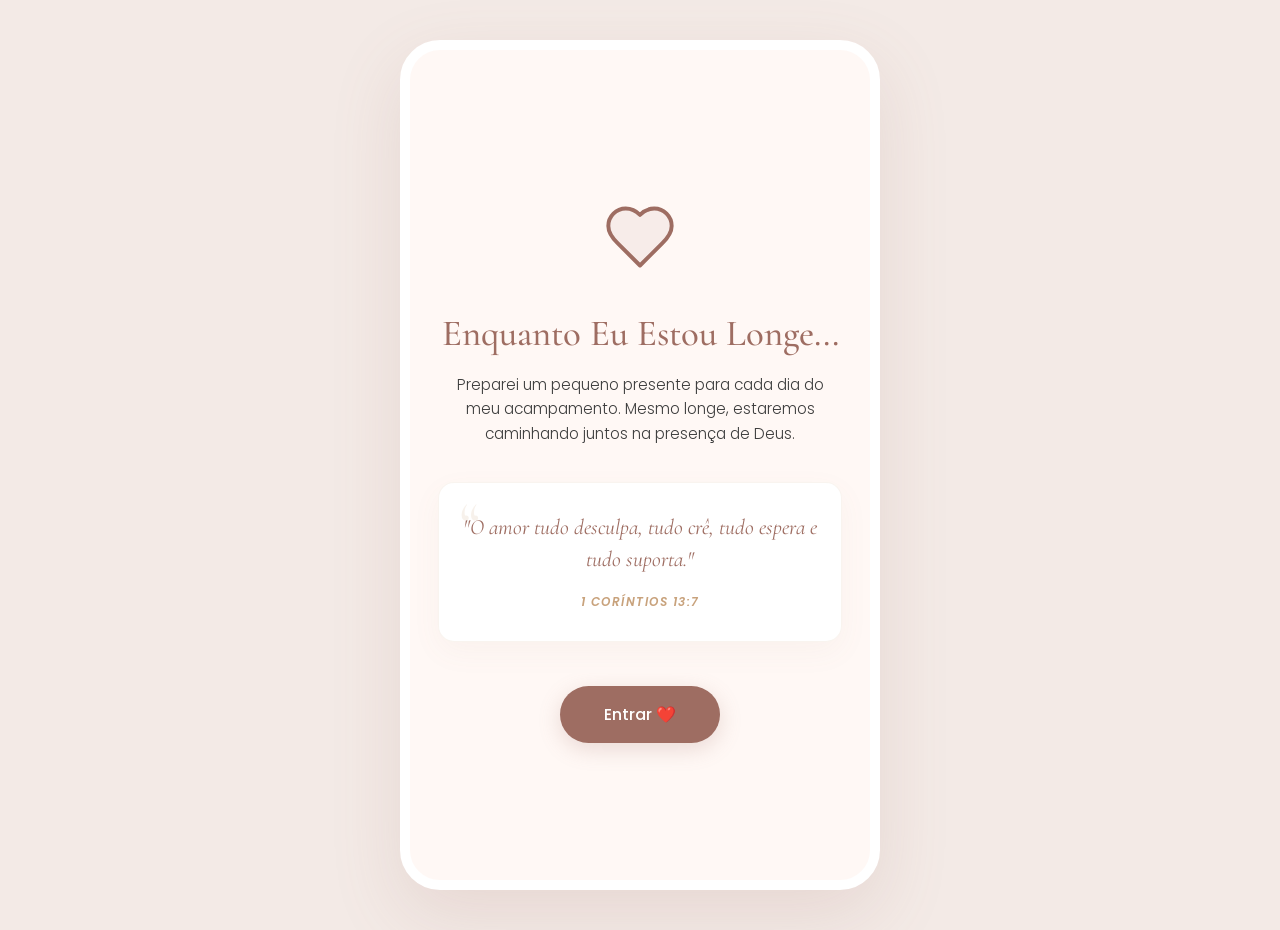
<file: index.html>
<!DOCTYPE html>
<html lang="pt-BR">
<head>
  <meta charset="UTF-8">
  <meta name="viewport" content="width=device-width, initial-scale=1.0">
  <title>Quatro Dias — Um Presente do Meu Coração</title>
  <meta name="description" content="Um presente especial preparado com amor para acompanhar você a cada dia na presença de Deus.">
  
  <!-- Preconnect to Google Fonts -->
  <link rel="preconnect" href="https://fonts.googleapis.com">
  <link rel="preconnect" href="https://fonts.gstatic.com" crossorigin>
  
  <!-- Global Stylesheet -->
  <link rel="stylesheet" href="style.css">
</head>
<body>

  <main class="app-container">
    
    <!-- TELA 1: INTRODUÇÃO -->
    <section id="screen-intro" class="screen active">
      <div class="heart-container">
        <!-- SVG Heart pulsing -->
        <svg xmlns="http://www.w3.org/2000/svg" viewBox="0 0 24 24" fill="none" stroke="currentColor" stroke-width="1.25" stroke-linecap="round" stroke-linejoin="round" class="heart-svg">
          <path d="M19 14c1.49-1.46 3-3.21 3-5.5A5.5 5.5 0 0 0 16.5 3c-1.76 0-3 .5-4.5 2-1.5-1.5-2.74-2-4.5-2A5.5 5.5 0 0 0 2 8.5c0 2.3 1.5 4.05 3 5.5l7 7Z"/>
        </svg>
      </div>

      <h1 class="intro-title">Enquanto Eu Estou Longe...</h1>
      
      <p class="intro-subtitle">
        Preparei um pequeno presente para cada dia do meu acampamento. 
        Mesmo longe, estaremos caminhando juntos na presença de Deus.
      </p>

      <div class="verse-card">
        <blockquote class="verse-text">
          "O amor tudo desculpa, tudo crê, tudo espera e tudo suporta."
        </blockquote>
        <cite class="verse-reference">1 Coríntios 13:7</cite>
      </div>

      <button id="btn-enter" class="btn-enter" aria-label="Entrar e ver os presentes">
        Entrar ❤️
      </button>
    </section>

    <!-- TELA 2: LISTAGEM DE CARTÕES (DIAS) -->
    <section id="screen-days" class="screen">
      <header class="days-header">
        <h2>Seus Presentes</h2>
        <p>Um carinho diário esperando por você durante a minha viagem.</p>
        
        <!-- Painel de Contagem Regressiva -->
        <div id="countdown-container" class="countdown-container" style="display: none;">
          <span class="countdown-label">Próximo presente em:</span>
          <span id="countdown-timer" class="countdown-timer">Carregando...</span>
        </div>
      </header>

      <div class="days-grid">
        
        <!-- CARD DIA 1 -->
        <a href="javascript:void(0)" class="day-card locked" id="card-day-1">
          <div class="card-header">
            <span class="card-day">DIA 1</span>
            <span class="card-date">09 de Julho</span>
          </div>
          <div class="card-body">
            <h3 class="card-theme text-locked">Confiança</h3>
            <p class="card-desc text-locked">Uma palavra sobre descansar nosso coração na certeza do cuidado de Deus.</p>
          </div>
          <div class="card-footer">
            <span class="card-btn">🔒 Disponível em breve</span>
            <div class="card-icon-wrapper">
              <svg class="icon-heart" xmlns="http://www.w3.org/2000/svg" viewBox="0 0 24 24" fill="none" stroke="currentColor" stroke-width="1.5" stroke-linecap="round" stroke-linejoin="round">
                <path d="M19 14c1.49-1.46 3-3.21 3-5.5A5.5 5.5 0 0 0 16.5 3c-1.76 0-3 .5-4.5 2-1.5-1.5-2.74-2-4.5-2A5.5 5.5 0 0 0 2 8.5c0 2.3 1.5 4.05 3 5.5l7 7Z"/>
              </svg>
              <svg class="icon-lock" xmlns="http://www.w3.org/2000/svg" viewBox="0 0 24 24" fill="none" stroke="currentColor" stroke-width="1.5" stroke-linecap="round" stroke-linejoin="round">
                <rect x="3" y="11" width="18" height="11" rx="2" ry="2" />
                <path d="M7 11V7a5 5 0 0 1 10 0v4" />
              </svg>
            </div>
          </div>
        </a>

        <!-- CARD DIA 2 -->
        <a href="javascript:void(0)" class="day-card locked" id="card-day-2">
          <div class="card-header">
            <span class="card-day">DIA 2</span>
            <span class="card-date">10 de Julho</span>
          </div>
          <div class="card-body">
            <h3 class="card-theme text-locked">Gratidão</h3>
            <p class="card-desc text-locked">Reconhecer a beleza da sua vida e da nossa caminhada juntos.</p>
          </div>
          <div class="card-footer">
            <span class="card-btn">🔒 Disponível em breve</span>
            <div class="card-icon-wrapper">
              <svg class="icon-heart" xmlns="http://www.w3.org/2000/svg" viewBox="0 0 24 24" fill="none" stroke="currentColor" stroke-width="1.5" stroke-linecap="round" stroke-linejoin="round">
                <path d="M19 14c1.49-1.46 3-3.21 3-5.5A5.5 5.5 0 0 0 16.5 3c-1.76 0-3 .5-4.5 2-1.5-1.5-2.74-2-4.5-2A5.5 5.5 0 0 0 2 8.5c0 2.3 1.5 4.05 3 5.5l7 7Z"/>
              </svg>
              <svg class="icon-lock" xmlns="http://www.w3.org/2000/svg" viewBox="0 0 24 24" fill="none" stroke="currentColor" stroke-width="1.5" stroke-linecap="round" stroke-linejoin="round">
                <rect x="3" y="11" width="18" height="11" rx="2" ry="2" />
                <path d="M7 11V7a5 5 0 0 1 10 0v4" />
              </svg>
            </div>
          </div>
        </a>

        <!-- CARD DIA 3 -->
        <a href="javascript:void(0)" class="day-card locked" id="card-day-3">
          <div class="card-header">
            <span class="card-day">DIA 3</span>
            <span class="card-date">11 de Julho</span>
          </div>
          <div class="card-body">
            <h3 class="card-theme text-locked">Entrega</h3>
            <p class="card-desc text-locked">Entregar com amor cada passo do nosso futuro nas mãos do Pai.</p>
          </div>
          <div class="card-footer">
            <span class="card-btn">🔒 Disponível em breve</span>
            <div class="card-icon-wrapper">
              <svg class="icon-heart" xmlns="http://www.w3.org/2000/svg" viewBox="0 0 24 24" fill="none" stroke="currentColor" stroke-width="1.5" stroke-linecap="round" stroke-linejoin="round">
                <path d="M19 14c1.49-1.46 3-3.21 3-5.5A5.5 5.5 0 0 0 16.5 3c-1.76 0-3 .5-4.5 2-1.5-1.5-2.74-2-4.5-2A5.5 5.5 0 0 0 2 8.5c0 2.3 1.5 4.05 3 5.5l7 7Z"/>
              </svg>
              <svg class="icon-lock" xmlns="http://www.w3.org/2000/svg" viewBox="0 0 24 24" fill="none" stroke="currentColor" stroke-width="1.5" stroke-linecap="round" stroke-linejoin="round">
                <rect x="3" y="11" width="18" height="11" rx="2" ry="2" />
                <path d="M7 11V7a5 5 0 0 1 10 0v4" />
              </svg>
            </div>
          </div>
        </a>

        <!-- CARD DIA 4 -->
        <a href="javascript:void(0)" class="day-card locked" id="card-day-4">
          <div class="card-header">
            <span class="card-day">DIA 4</span>
            <span class="card-date">12 de Julho</span>
          </div>
          <div class="card-body">
            <h3 class="card-theme text-locked">Esperança</h3>
            <p class="card-desc text-locked">A expectativa bonita de nos reencontrarmos fortalecidos pela fé.</p>
          </div>
          <div class="card-footer">
            <span class="card-btn">🔒 Disponível em breve</span>
            <div class="card-icon-wrapper">
              <svg class="icon-heart" xmlns="http://www.w3.org/2000/svg" viewBox="0 0 24 24" fill="none" stroke="currentColor" stroke-width="1.5" stroke-linecap="round" stroke-linejoin="round">
                <path d="M19 14c1.49-1.46 3-3.21 3-5.5A5.5 5.5 0 0 0 16.5 3c-1.76 0-3 .5-4.5 2-1.5-1.5-2.74-2-4.5-2A5.5 5.5 0 0 0 2 8.5c0 2.3 1.5 4.05 3 5.5l7 7Z"/>
              </svg>
              <svg class="icon-lock" xmlns="http://www.w3.org/2000/svg" viewBox="0 0 24 24" fill="none" stroke="currentColor" stroke-width="1.5" stroke-linecap="round" stroke-linejoin="round">
                <rect x="3" y="11" width="18" height="11" rx="2" ry="2" />
                <path d="M7 11V7a5 5 0 0 1 10 0v4" />
              </svg>
            </div>
          </div>
        </a>

      </div>
    </section>

  </main>

  <!-- Interactive JavaScript logic -->
  <script src="script.js"></script>
</body>
</html>
</file>
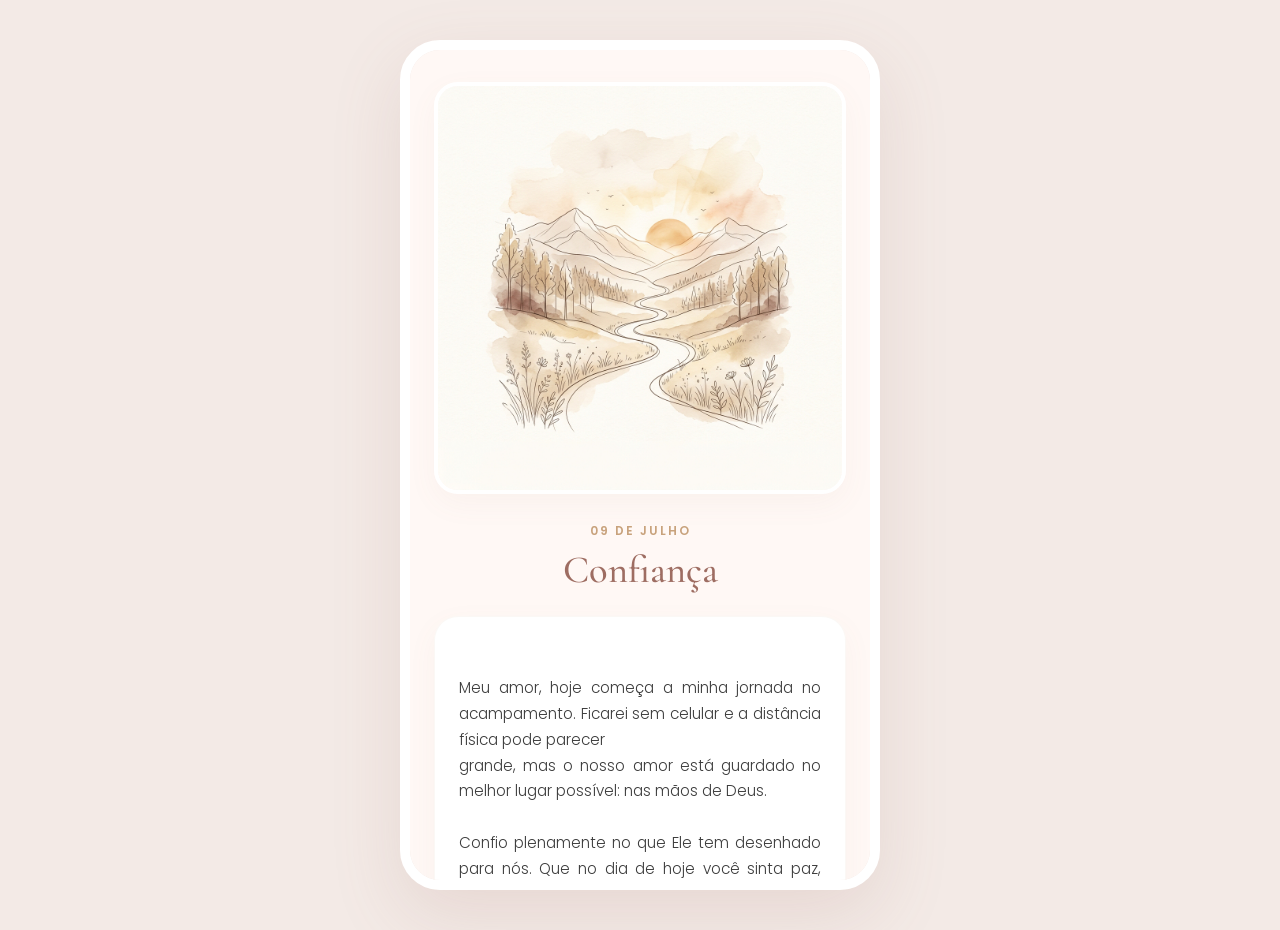
<file: pages/dia1.html>
<!DOCTYPE html>
<html lang="pt-BR">

<head>
  <meta charset="UTF-8">
  <meta name="viewport" content="width=device-width, initial-scale=1.0">
  <title>Dia 1 — Confiança</title>
  <meta name="description" content="Mensagem de amor, confiança e fé para o primeiro dia de acampamento.">
  <link rel="stylesheet" href="../style.css">
</head>

<body>

  <main class="app-container">
    <div class="detail-container">

      <!-- Imagem do Dia -->
      <div class="detail-img-wrapper">
        <img src="../img/dia1.png" alt="Ilustração sobre Confiança" class="detail-img">
      </div>

      <!-- Cabeçalho -->
      <span class="detail-tag">09 de Julho</span>
      <h1 class="detail-title">Confiança</h1>

      <!-- Cartão com Carta e Devocional -->
      <div class="detail-card">
        <p class="detail-letter">
          Meu amor, hoje começa a minha jornada no acampamento. Ficarei sem celular e a distância física pode parecer
          grande, mas o nosso amor está guardado no melhor lugar possível: nas mãos de Deus.

          Confio plenamente no que Ele tem desenhado para nós. Que no dia de hoje você sinta paz, sabendo que cada
          segundo longe é apenas um detalhe diante da linda história que estamos construindo. Estou rezando por você a
          cada instante.
        </p>

        <div class="divider"></div>

        <p class="detail-verse">
          "Entrega o teu caminho ao Senhor; confia nele, e ele tudo fará."
        </p>
        <p class="detail-verse-ref">Salmo 37:5</p>

        <div class="divider"></div>

        <h3 class="detail-prayer-title">Uma Oração por Nós</h3>
        <p class="detail-prayer">
          "Senhor, abençoa o dia da minha amada. Dá a ela a paz que excede todo o entendimento e enche seu coração de
          confiança no nosso amor e nos teus planos. Guarda a nossa mente e os nossos corações. Amém."
        </p>
      </div>

      <!-- Música do Dia -->
      <div class="music-section">
        <h4 class="music-title">
          <svg xmlns="http://www.w3.org/2000/svg" viewBox="0 0 24 24" fill="none" stroke="currentColor" stroke-width="2"
            stroke-linecap="round" stroke-linejoin="round">
            <path d="M9 18V5l12-2v13" />
            <circle cx="6" cy="18" r="3" />
            <circle cx="18" cy="16" r="3" />
          </svg>
          Uma música para aquecer o coração
        </h4>

        <!-- Spotify Embed -->
        <div class="music-player-fallback">
          <iframe data-testid="embed-iframe" style="border-radius:12px; margin-bottom: 8px;" src="https://open.spotify.com/embed/track/78hw4eFIOOHMaJ8BL8CQj7?utm_source=generator&si=510627a40e984483" width="100%" height="352" frameBorder="0" allowfullscreen="" allow="autoplay; clipboard-write; encrypted-media; fullscreen; picture-in-picture" loading="lazy"></iframe>
          <a href="https://open.spotify.com/intl-pt/track/78hw4eFIOOHMaJ8BL8CQj7?si=3ab1443f79e84328" target="_blank" class="btn-spotify">
            Ouvir no Spotify 🎧
          </a>
        </div>
      </div>

      <!-- Botão Voltar -->
      <a href="../index.html" class="btn-back">
        <svg xmlns="http://www.w3.org/2000/svg" width="16" height="16" viewBox="0 0 24 24" fill="none"
          stroke="currentColor" stroke-width="2" stroke-linecap="round" stroke-linejoin="round"
          style="margin-right: 4px;">
          <line x1="19" y1="12" x2="5" y2="12"></line>
          <polyline points="12 19 5 12 12 5"></polyline>
        </svg>
        Voltar para os presentes
      </a>

    </div>
  </main>

</body>

</html>
</file>
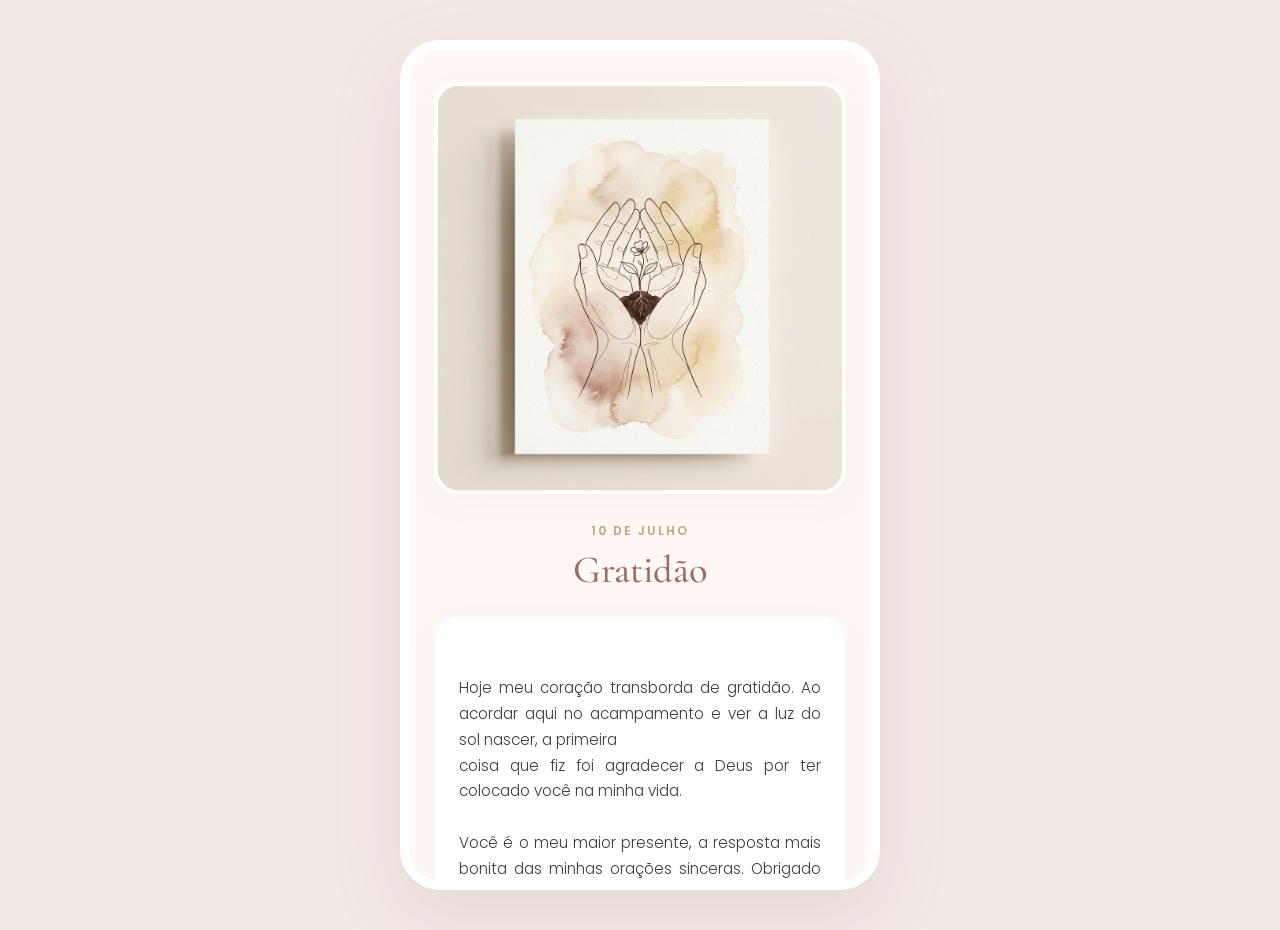
<file: pages/dia2.html>
<!DOCTYPE html>
<html lang="pt-BR">

<head>
  <meta charset="UTF-8">
  <meta name="viewport" content="width=device-width, initial-scale=1.0">
  <title>Dia 2 — Gratidão</title>
  <meta name="description" content="Mensagem de amor, gratidão e fé para o segundo dia de acampamento.">
  <link rel="stylesheet" href="../style.css">
</head>

<body>

  <main class="app-container">
    <div class="detail-container">

      <!-- Imagem do Dia -->
      <div class="detail-img-wrapper">
        <img src="../img/dia2.png" alt="Ilustração sobre Gratidão" class="detail-img">
      </div>

      <!-- Cabeçalho -->
      <span class="detail-tag">10 de Julho</span>
      <h1 class="detail-title">Gratidão</h1>

      <!-- Cartão com Carta e Devocional -->
      <div class="detail-card">
        <p class="detail-letter">
          Hoje meu coração transborda de gratidão. Ao acordar aqui no acampamento e ver a luz do sol nascer, a primeira
          coisa que fiz foi agradecer a Deus por ter colocado você na minha vida.

          Você é o meu maior presente, a resposta mais bonita das minhas orações sinceras. Obrigado por ser meu porto
          seguro, por me apoiar e por caminhar comigo sob a luz da fé. Que o seu dia hoje seja repleto de pequenos
          motivos para sorrir e sentir-se especial.
        </p>

        <div class="divider"></div>

        <p class="detail-verse">
          "Dou graças ao meu Deus todas as vezes que me lembro de vós."
        </p>
        <p class="detail-verse-ref">Filipenses 1:3</p>

        <div class="divider"></div>

        <h3 class="detail-prayer-title">Uma Oração por Nós</h3>
        <p class="detail-prayer">
          "Pai celestial, muito obrigado por ter cruzado os nossos caminhos. Peço que hoje a minha amada sinta o quanto
          ela é preciosa e amada por Ti e por mim. Enche o coração dela de gratidão pela vida e por todas as bênçãos.
          Amém."
        </p>
      </div>

      <!-- Música do Dia -->
      <div class="music-section">
        <h4 class="music-title">
          <svg xmlns="http://www.w3.org/2000/svg" viewBox="0 0 24 24" fill="none" stroke="currentColor" stroke-width="2"
            stroke-linecap="round" stroke-linejoin="round">
            <path d="M9 18V5l12-2v13" />
            <circle cx="6" cy="18" r="3" />
            <circle cx="18" cy="16" r="3" />
          </svg>
          Uma música para aquecer o coração
        </h4>

        <!-- Spotify Embed -->
        <div class="music-player-fallback">
          <iframe data-testid="embed-iframe" style="border-radius:12px; margin-bottom: 8px;"
            src="https://open.spotify.com/embed/track/2F5KH25rdBOsSRAed0nPjs?utm_source=generator&si=b94160960a9548ed"
            width="100%" height="352" frameBorder="0" allowfullscreen=""
            allow="autoplay; clipboard-write; encrypted-media; fullscreen; picture-in-picture" loading="lazy"></iframe>
          <a href="https://open.spotify.com/track/2tpxZ7JUBn3uw46yR76o78" target="_blank" class="btn-spotify">
            Ouvir no Spotify 🎧
          </a>
        </div>
      </div>

      <!-- Botão Voltar -->
      <a href="../index.html" class="btn-back">
        <svg xmlns="http://www.w3.org/2000/svg" width="16" height="16" viewBox="0 0 24 24" fill="none"
          stroke="currentColor" stroke-width="2" stroke-linecap="round" stroke-linejoin="round"
          style="margin-right: 4px;">
          <line x1="19" y1="12" x2="5" y2="12"></line>
          <polyline points="12 19 5 12 12 5"></polyline>
        </svg>
        Voltar para os presentes
      </a>

    </div>
  </main>

</body>

</html>
</file>
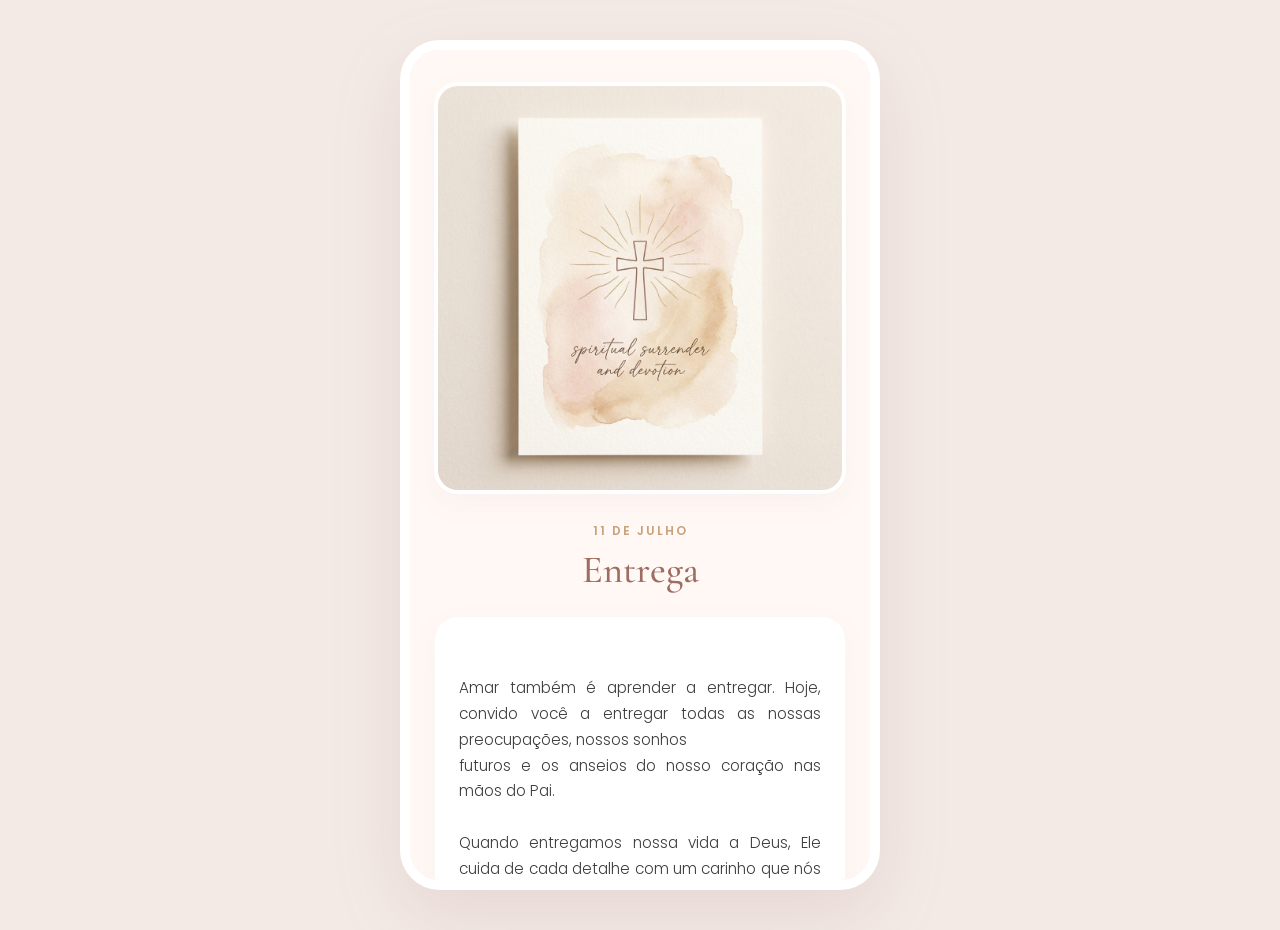
<file: pages/dia3.html>
<!DOCTYPE html>
<html lang="pt-BR">

<head>
  <meta charset="UTF-8">
  <meta name="viewport" content="width=device-width, initial-scale=1.0">
  <title>Dia 3 — Entrega</title>
  <meta name="description" content="Mensagem de amor, entrega e fé para o terceiro dia de acampamento.">
  <link rel="stylesheet" href="../style.css">
</head>

<body>

  <main class="app-container">
    <div class="detail-container">

      <!-- Imagem do Dia -->
      <div class="detail-img-wrapper">
        <img src="../img/dia3.png" alt="Ilustração sobre Entrega" class="detail-img">
      </div>

      <!-- Cabeçalho -->
      <span class="detail-tag">11 de Julho</span>
      <h1 class="detail-title">Entrega</h1>

      <!-- Cartão com Carta e Devocional -->
      <div class="detail-card">
        <p class="detail-letter">
          Amar também é aprender a entregar. Hoje, convido você a entregar todas as nossas preocupações, nossos sonhos
          futuros e os anseios do nosso coração nas mãos do Pai.

          Quando entregamos nossa vida a Deus, Ele cuida de cada detalhe com um carinho que nós mesmos não seríamos
          capazes de ter. Descanse no amor d'Ele e no meu amor hoje. Sinta-se protegida, guardada e intensamente
          cuidada.
        </p>

        <div class="divider"></div>

        <p class="detail-verse">
          "Lançando sobre ele toda a vossa ansiedade, porque ele tem cuidado de vós."
        </p>
        <p class="detail-verse-ref">1 Pedro 5:7</p>

        <div class="divider"></div>

        <h3 class="detail-prayer-title">Uma Oração por Nós</h3>
        <p class="detail-prayer">
          "Senhor, hoje entregamos o nosso namoro, o nosso futuro e as nossas decisões a Ti. Conduz nossos passos e
          faz-nos instrumentos do Teu querer. Que ela sinta o Teu abraço acolhedor e protetor neste dia. Amém."
        </p>
      </div>

      <!-- Música do Dia -->
      <div class="music-section">
        <h4 class="music-title">
          <svg xmlns="http://www.w3.org/2000/svg" viewBox="0 0 24 24" fill="none" stroke="currentColor" stroke-width="2"
            stroke-linecap="round" stroke-linejoin="round">
            <path d="M9 18V5l12-2v13" />
            <circle cx="6" cy="18" r="3" />
            <circle cx="18" cy="16" r="3" />
          </svg>
          Uma música para aquecer o coração
        </h4>

        <!-- Spotify Embed -->
        <div class="music-player-fallback">
          <iframe data-testid="embed-iframe" style="border-radius:12px; margin-bottom: 8px;"
            src="https://open.spotify.com/embed/track/6novo1xkzZzYv1Gqy9B8Z0?utm_source=generator&si=7269baaa386c4f83"
            width="100%" height="352" frameBorder="0" allowfullscreen=""
            allow="autoplay; clipboard-write; encrypted-media; fullscreen; picture-in-picture" loading="lazy"></iframe>
          <a href="https://open.spotify.com/track/1y3sSjNPlcQpxu3E9jT7o9" target="_blank" class="btn-spotify">
            Ouvir no Spotify 🎧
          </a>
        </div>
      </div>

      <!-- Botão Voltar -->
      <a href="../index.html" class="btn-back">
        <svg xmlns="http://www.w3.org/2000/svg" width="16" height="16" viewBox="0 0 24 24" fill="none"
          stroke="currentColor" stroke-width="2" stroke-linecap="round" stroke-linejoin="round"
          style="margin-right: 4px;">
          <line x1="19" y1="12" x2="5" y2="12"></line>
          <polyline points="12 19 5 12 12 5"></polyline>
        </svg>
        Voltar para os presentes
      </a>

    </div>
  </main>

</body>

</html>
</file>
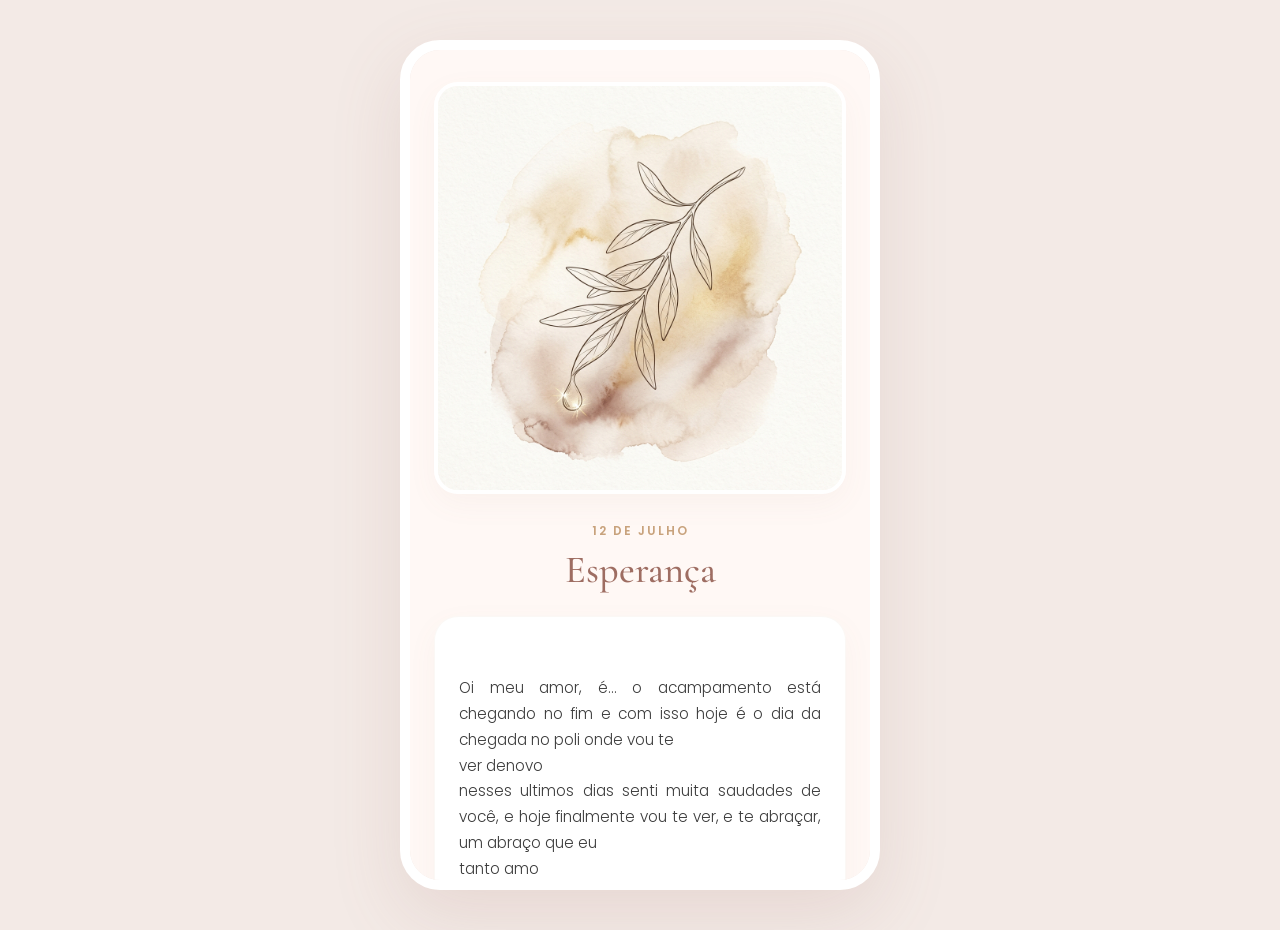
<file: pages/dia4.html>
<!DOCTYPE html>
<html lang="pt-BR">

<head>
  <meta charset="UTF-8">
  <meta name="viewport" content="width=device-width, initial-scale=1.0">
  <title>Dia 4 — Esperança</title>
  <meta name="description"
    content="Mensagem de amor, esperança e reencontro para o quarto e último dia de acampamento.">
  <link rel="stylesheet" href="../style.css">
</head>

<body>

  <main class="app-container">
    <div class="detail-container">

      <!-- Imagem do Dia -->
      <div class="detail-img-wrapper">
        <img src="../img/dia4.png" alt="Ilustração sobre Esperança" class="detail-img">
      </div>

      <!-- Cabeçalho -->
      <span class="detail-tag">12 de Julho</span>
      <h1 class="detail-title">Esperança</h1>

      <!-- Cartão com Carta e Devocional -->
      <div class="detail-card">
        <p class="detail-letter">
          Oi meu amor, é... o acampamento está chegando no fim e com isso hoje é o dia da chegada no poli onde vou te
          ver denovo
          nesses ultimos dias senti muita saudades de você, e hoje finalmente vou te ver, e te abraçar, um abraço que eu
          tanto amo

          A saudade apertou, mas ela serviu para me mostrar ainda mais o quanto você é essencial na minha vida. Como eu
          já te disse
          Você foi um caminho de volta na minha vida e como o tema do meu Deco é "Sou lugar de Volta" Você foi o meu
          lugar de volta pra igreja.

          Então nesse ultimo dia, deixo pra você a música tema do meu deco.
        </p>

        <div class="divider"></div>

        <p class="detail-verse">
          "Agora, pois, permanecem estas três: a fé, a esperança e o amor, mas a maior destas é o amor."
        </p>
        <p class="detail-verse-ref">1 Coríntios 13:13</p>

        <div class="divider"></div>

        <h3 class="detail-prayer-title">Uma Oração por Nós</h3>
        <p class="detail-prayer">
          "Senhor Deus, obrigado por ter nos guiado e guardado durante esses dias. Abençoa o nosso reencontro, acende em
          nossos corações a chama da esperança e faz com que o nosso amor continue crescendo sob a Tua luz e proteção.
          Amém."
        </p>
      </div>

      <!-- Música do Dia -->
      <div class="music-section">
        <h4 class="music-title">
          <svg xmlns="http://www.w3.org/2000/svg" viewBox="0 0 24 24" fill="none" stroke="currentColor" stroke-width="2"
            stroke-linecap="round" stroke-linejoin="round">
            <path d="M9 18V5l12-2v13" />
            <circle cx="6" cy="18" r="3" />
            <circle cx="18" cy="16" r="3" />
          </svg>
          Uma música para aquecer o coração
        </h4>

        <!-- Spotify Embed -->
        <div class="music-player-fallback">
          <iframe data-testid="embed-iframe" style="border-radius:12px; margin-bottom: 8px;"
            src="https://open.spotify.com/embed/track/52UwxcBnQeWh4HeMngkuVs?utm_source=generator&si=a553d0f3bbc04c95"
            width="100%" height="352" frameBorder="0" allowfullscreen=""
            allow="autoplay; clipboard-write; encrypted-media; fullscreen; picture-in-picture" loading="lazy"></iframe>
          <a href="https://open.spotify.com/track/4n3v9P91b0B9p0K5wVpx8Z" target="_blank" class="btn-spotify">
            Ouvir no Spotify 🎧
          </a>
        </div>
      </div>

      <!-- Botão Voltar -->
      <a href="../index.html" class="btn-back">
        <svg xmlns="http://www.w3.org/2000/svg" width="16" height="16" viewBox="0 0 24 24" fill="none"
          stroke="currentColor" stroke-width="2" stroke-linecap="round" stroke-linejoin="round"
          style="margin-right: 4px;">
          <line x1="19" y1="12" x2="5" y2="12"></line>
          <polyline points="12 19 5 12 12 5"></polyline>
        </svg>
        Voltar para os presentes
      </a>

    </div>
  </main>

</body>

</html>
</file>
<file: style.css>
@import url('https://fonts.googleapis.com/css2?family=Cormorant+Garamond:ital,wght@0,300;0,400;0,500;0,600;0,700;1,400&family=Poppins:wght@300;400;500;600;700&display=swap');

:root {
  --bg-color: #FFF8F5;
  --card-bg: #FFFFFF;
  --primary-color: #9E6D62;
  --primary-hover: #8C5F54;
  --primary-light: rgba(158, 109, 98, 0.06);
  --secondary-color: #C8A27C;
  --secondary-light: rgba(200, 162, 124, 0.12);
  --text-color: #3D3D3D;
  --text-muted: #7E7E7E;
  --border-radius-lg: 24px;
  --border-radius-md: 16px;
  --border-radius-sm: 8px;
  --box-shadow: 0 10px 30px rgba(158, 109, 98, 0.05);
  --box-shadow-hover: 0 16px 40px rgba(158, 109, 98, 0.1);
  --transition-smooth: all 0.5s cubic-bezier(0.25, 0.8, 0.25, 1);
  --transition-fast: all 0.25s cubic-bezier(0.25, 0.8, 0.25, 1);
}

* {
  box-sizing: border-box;
  margin: 0;
  padding: 0;
  -webkit-tap-highlight-color: transparent;
}

body {
  margin: 0;
  padding: 0;
  background-color: #F3EAE6;
  font-family: 'Poppins', sans-serif;
  color: var(--text-color);
  display: flex;
  justify-content: center;
  align-items: center;
  min-height: 100vh;
  overflow-x: hidden;
}

/* App Container acting as a premium mobile device frame on Desktop */
.app-container {
  width: 100%;
  max-width: 480px;
  min-height: 100vh;
  background-color: var(--bg-color);
  position: relative;
  display: flex;
  flex-direction: column;
  box-sizing: border-box;
}

@media (min-width: 481px) {
  body {
    padding: 40px 0;
  }
  .app-container {
    min-height: 850px;
    height: 90vh;
    max-height: 920px;
    border-radius: 40px;
    border: 10px solid #FFFFFF;
    box-shadow: 0 25px 70px rgba(158, 109, 98, 0.15);
    overflow-y: auto;
    scrollbar-width: thin;
    scrollbar-color: var(--secondary-color) transparent;
  }
  
  .app-container::-webkit-scrollbar {
    width: 6px;
  }
  .app-container::-webkit-scrollbar-thumb {
    background-color: var(--secondary-color);
    border-radius: 10px;
  }
}

/* Screen Transitions */
.screen {
  display: none;
  opacity: 0;
  flex-direction: column;
  padding: 40px 28px;
  width: 100%;
  min-height: 100%;
  flex-grow: 1;
  box-sizing: border-box;
}

.screen.active {
  display: flex;
  animation: fadeIn 0.8s cubic-bezier(0.25, 0.8, 0.25, 1) forwards;
}

.screen.fade-out {
  animation: fadeOut 0.5s cubic-bezier(0.25, 0.8, 0.25, 1) forwards;
}

/* Keyframes */
@keyframes fadeIn {
  from {
    opacity: 0;
    transform: translateY(20px);
  }
  to {
    opacity: 1;
    transform: translateY(0);
  }
}

@keyframes fadeOut {
  from {
    opacity: 1;
    transform: translateY(0);
  }
  to {
    opacity: 0;
    transform: translateY(-20px);
  }
}

/* --- SCREEN 1: INTRO --- */
#screen-intro {
  justify-content: center;
  text-align: center;
}

.heart-container {
  display: flex;
  justify-content: center;
  align-items: center;
  margin-bottom: 24px;
  height: 100px;
}

.heart-svg {
  width: 76px;
  height: 76px;
  color: var(--primary-color);
  fill: rgba(158, 109, 98, 0.08);
  stroke-width: 1.25;
  animation: heartbeat 2.5s infinite cubic-bezier(0.215, 0.610, 0.355, 1);
}

@keyframes heartbeat {
  0% { transform: scale(1); }
  14% { transform: scale(1.12); }
  28% { transform: scale(1); }
  42% { transform: scale(1.12); }
  70% { transform: scale(1); }
}

.intro-title {
  font-family: 'Cormorant Garamond', serif;
  font-size: 2.3rem;
  font-weight: 500;
  color: var(--primary-color);
  line-height: 1.25;
  margin-bottom: 16px;
}

.intro-subtitle {
  font-size: 0.95rem;
  font-weight: 300;
  color: var(--text-color);
  line-height: 1.6;
  margin-bottom: 36px;
  padding: 0 12px;
}

.verse-card {
  background-color: var(--card-bg);
  border-radius: var(--border-radius-md);
  padding: 28px 24px;
  box-shadow: var(--box-shadow);
  border: 1px solid rgba(200, 162, 124, 0.12);
  margin-bottom: 44px;
  position: relative;
}

.verse-card::before {
  content: '“';
  position: absolute;
  top: 10px;
  left: 20px;
  font-family: 'Cormorant Garamond', serif;
  font-size: 4rem;
  color: rgba(200, 162, 124, 0.15);
  line-height: 1;
}

.verse-text {
  font-family: 'Cormorant Garamond', serif;
  font-size: 1.35rem;
  font-style: italic;
  color: var(--primary-color);
  line-height: 1.5;
  margin-bottom: 12px;
  position: relative;
  z-index: 1;
}

.verse-reference {
  font-size: 0.75rem;
  font-weight: 600;
  color: var(--secondary-color);
  letter-spacing: 1.5px;
  text-transform: uppercase;
}

.btn-enter {
  background-color: var(--primary-color);
  color: #FFFFFF;
  border: none;
  border-radius: 30px;
  padding: 16px 44px;
  font-family: 'Poppins', sans-serif;
  font-size: 1rem;
  font-weight: 500;
  cursor: pointer;
  box-shadow: 0 6px 22px rgba(158, 109, 98, 0.22);
  transition: var(--transition-fast);
  display: inline-flex;
  align-items: center;
  justify-content: center;
  gap: 8px;
  margin: 0 auto;
  width: fit-content;
  text-decoration: none;
}

.btn-enter:hover {
  background-color: var(--primary-hover);
  transform: translateY(-2px);
  box-shadow: 0 8px 26px rgba(158, 109, 98, 0.3);
}

.btn-enter:active {
  transform: translateY(0);
}

/* --- SCREEN 2: DAYS LIST --- */
.days-header {
  text-align: center;
  margin-bottom: 32px;
}

.days-header h2 {
  font-family: 'Cormorant Garamond', serif;
  font-size: 2.1rem;
  font-weight: 500;
  color: var(--primary-color);
  margin-bottom: 10px;
}

.days-header p {
  font-size: 0.85rem;
  font-weight: 300;
  color: var(--text-muted);
  line-height: 1.5;
  padding: 0 10px;
}

/* Painel de Contagem Regressiva */
.countdown-container {
  display: flex;
  flex-direction: column;
  align-items: center;
  background-color: var(--secondary-light);
  border: 1px solid rgba(200, 162, 124, 0.15);
  border-radius: var(--border-radius-md);
  padding: 10px 20px;
  margin: 16px auto 0 auto;
  transition: var(--transition-smooth);
  max-width: 240px;
}

.countdown-label {
  font-size: 0.7rem;
  font-weight: 500;
  color: var(--primary-color);
  text-transform: uppercase;
  letter-spacing: 1px;
  margin-bottom: 2px;
}

.countdown-timer {
  font-family: 'Poppins', sans-serif;
  font-size: 1.05rem;
  font-weight: 600;
  color: var(--primary-color);
  letter-spacing: 0.5px;
}

.days-grid {
  display: flex;
  flex-direction: column;
  gap: 20px;
  width: 100%;
}

.day-card {
  background-color: var(--card-bg);
  border-radius: var(--border-radius-lg);
  padding: 22px 24px;
  display: flex;
  flex-direction: column;
  position: relative;
  box-shadow: var(--box-shadow);
  border: 1px solid rgba(200, 162, 124, 0.08);
  transition: var(--transition-smooth);
  text-decoration: none;
  color: inherit;
}

.day-card.unlocked {
  pointer-events: auto; /* Re-enable clicks once unlocked */
}

.day-card.unlocked:hover {
  transform: translateY(-3px);
  box-shadow: var(--box-shadow-hover);
  border-color: rgba(200, 162, 124, 0.25);
}

.day-card.locked {
  background-color: rgba(255, 255, 255, 0.5);
  border-color: rgba(158, 109, 98, 0.04);
  cursor: not-allowed;
  pointer-events: none; /* CSS-level block: prevents any click/tap navigation */
}

.card-header {
  display: flex;
  justify-content: space-between;
  align-items: center;
  margin-bottom: 12px;
}

.card-day {
  font-size: 0.75rem;
  font-weight: 600;
  color: var(--secondary-color);
  letter-spacing: 1.5px;
}

.card-date {
  font-size: 0.8rem;
  color: var(--text-muted);
  font-weight: 300;
}

.card-body {
  margin-bottom: 20px;
}

.card-theme {
  font-family: 'Cormorant Garamond', serif;
  font-size: 1.75rem;
  font-weight: 500;
  color: var(--primary-color);
  margin-bottom: 4px;
  transition: var(--transition-smooth);
}

.card-desc {
  font-size: 0.85rem;
  font-weight: 300;
  color: var(--text-color);
  line-height: 1.45;
  transition: var(--transition-smooth);
}

/* Efeito de desfoque sutil quando trancado */
/* Aplicado pelo HTML de partida; removido via JS quando desbloqueado */
.text-locked {
  color: #8C807C;
  filter: blur(1.5px);
  opacity: 0.65;
  transition: filter 0.6s ease, opacity 0.6s ease, color 0.6s ease;
}

/* Fallback: estado pai trancado reforça o desfoque */
.day-card.locked .text-locked {
  filter: blur(1.5px);
  opacity: 0.65;
}

/* Fallback: estado pai destravado levanta o desfoque caso a classe ainda exista */
.day-card.unlocked .text-locked {
  filter: none;
  opacity: 1;
  color: var(--text-color);
}

.day-card.unlocked .card-theme.text-locked {
  color: var(--primary-color);
}

.card-footer {
  display: flex;
  justify-content: space-between;
  align-items: center;
  margin-top: auto;
}

.card-btn {
  font-size: 0.85rem;
  font-weight: 500;
  padding: 8px 20px;
  border-radius: 20px;
  transition: var(--transition-fast);
  display: flex;
  align-items: center;
  gap: 4px;
}

.day-card.unlocked .card-btn {
  background-color: var(--primary-light);
  color: var(--primary-color);
  border: 1px solid rgba(158, 109, 98, 0.12);
}

.day-card.unlocked .card-btn:hover {
  background-color: var(--primary-color);
  color: #FFFFFF;
}

.day-card.locked .card-btn {
  background-color: rgba(158, 109, 98, 0.03);
  color: var(--text-muted);
  border: 1px solid transparent;
}

.card-icon-wrapper {
  display: flex;
  align-items: center;
  justify-content: center;
  width: 32px;
  height: 32px;
  border-radius: 50%;
  transition: var(--transition-smooth);
}

.day-card.unlocked .card-icon-wrapper {
  background-color: rgba(200, 162, 124, 0.08);
  color: var(--secondary-color);
}

.day-card.locked .card-icon-wrapper {
  background-color: rgba(0, 0, 0, 0.02);
  color: #B5A8A4;
}

.card-icon-wrapper svg {
  width: 16px;
  height: 16px;
  transition: var(--transition-smooth);
}

/* Regras de visualização dos ícones */
.day-card .icon-heart,
.day-card .icon-lock {
  display: none;
}

.day-card.unlocked .icon-heart {
  display: block;
}

.day-card.locked .icon-lock {
  display: block;
}

/* Animação suave ao destravar um cartão */
@keyframes unlockCard {
  0% {
    transform: scale(1);
    box-shadow: var(--box-shadow);
  }
  50% {
    transform: scale(1.04);
    box-shadow: 0 16px 36px rgba(200, 162, 124, 0.2);
    border-color: var(--secondary-color);
    background-color: var(--secondary-light);
  }
  100% {
    transform: scale(1);
    box-shadow: var(--box-shadow);
  }
}

.day-card.unlocking {
  animation: unlockCard 1.2s cubic-bezier(0.25, 0.8, 0.25, 1) forwards;
}

/* --- DETAIL PAGE STYLE --- */
.detail-container {
  display: flex;
  flex-direction: column;
  align-items: center;
  text-align: center;
  padding: 32px 24px;
  box-sizing: border-box;
  animation: fadeIn 0.8s cubic-bezier(0.25, 0.8, 0.25, 1) forwards;
}

.detail-img-wrapper {
  width: 100%;
  border-radius: var(--border-radius-lg);
  overflow: hidden;
  margin-bottom: 28px;
  box-shadow: var(--box-shadow);
  border: 4px solid #FFFFFF;
}

.detail-img {
  width: 100%;
  height: auto;
  display: block;
  object-fit: cover;
}

.detail-tag {
  font-size: 0.75rem;
  font-weight: 600;
  color: var(--secondary-color);
  letter-spacing: 2px;
  text-transform: uppercase;
  margin-bottom: 8px;
}

.detail-title {
  font-family: 'Cormorant Garamond', serif;
  font-size: 2.4rem;
  font-weight: 500;
  color: var(--primary-color);
  margin-bottom: 24px;
  line-height: 1.15;
}

.detail-card {
  background-color: var(--card-bg);
  border-radius: var(--border-radius-lg);
  padding: 32px 24px;
  box-shadow: var(--box-shadow);
  border: 1px solid rgba(200, 162, 124, 0.08);
  margin-bottom: 28px;
  width: 100%;
  box-sizing: border-box;
}

.detail-letter {
  font-size: 0.95rem;
  font-weight: 300;
  line-height: 1.7;
  color: var(--text-color);
  text-align: justify;
  margin-bottom: 24px;
  white-space: pre-line;
}

.divider {
  height: 1px;
  width: 60px;
  background-color: rgba(200, 162, 124, 0.25);
  margin: 24px auto;
}

.detail-verse {
  font-family: 'Cormorant Garamond', serif;
  font-size: 1.25rem;
  font-style: italic;
  color: var(--primary-color);
  line-height: 1.5;
  margin-bottom: 8px;
}

.detail-verse-ref {
  font-size: 0.75rem;
  font-weight: 500;
  color: var(--secondary-color);
  letter-spacing: 1px;
  text-transform: uppercase;
  margin-bottom: 24px;
}

.detail-prayer-title {
  font-family: 'Cormorant Garamond', serif;
  font-size: 1.4rem;
  font-weight: 600;
  color: var(--primary-color);
  margin-bottom: 12px;
}

.detail-prayer {
  font-size: 0.9rem;
  font-weight: 300;
  font-style: italic;
  line-height: 1.6;
  color: var(--text-color);
  background-color: var(--bg-color);
  padding: 20px;
  border-radius: var(--border-radius-md);
  border-left: 3px solid var(--secondary-color);
  margin-bottom: 8px;
}

.music-section {
  width: 100%;
  margin-bottom: 36px;
}

.music-title {
  font-family: 'Cormorant Garamond', serif;
  font-size: 1.3rem;
  font-weight: 500;
  color: var(--primary-color);
  margin-bottom: 14px;
  display: flex;
  align-items: center;
  justify-content: center;
  gap: 8px;
}

.music-title svg {
  width: 18px;
  height: 18px;
  color: var(--secondary-color);
}

.music-player-fallback {
  background-color: var(--card-bg);
  border-radius: var(--border-radius-md);
  padding: 20px;
  box-shadow: var(--box-shadow);
  border: 1px solid rgba(200, 162, 124, 0.08);
  display: flex;
  flex-direction: column;
  align-items: center;
  gap: 12px;
}

.music-fallback-text {
  font-size: 0.85rem;
  font-weight: 300;
  color: var(--text-muted);
}

.btn-spotify {
  background-color: #1DB954;
  color: #FFFFFF;
  border: none;
  border-radius: 20px;
  padding: 10px 24px;
  font-size: 0.8rem;
  font-weight: 500;
  text-decoration: none;
  display: inline-flex;
  align-items: center;
  gap: 6px;
  transition: var(--transition-fast);
  box-shadow: 0 4px 12px rgba(29, 185, 84, 0.2);
}

.btn-spotify:hover {
  transform: translateY(-1px);
  box-shadow: 0 6px 16px rgba(29, 185, 84, 0.35);
}

.btn-back {
  background-color: transparent;
  color: var(--primary-color);
  border: 1px solid rgba(158, 109, 98, 0.25);
  border-radius: 30px;
  padding: 12px 36px;
  font-family: 'Poppins', sans-serif;
  font-size: 0.9rem;
  font-weight: 500;
  cursor: pointer;
  transition: var(--transition-fast);
  display: inline-flex;
  align-items: center;
  justify-content: center;
  gap: 8px;
  text-decoration: none;
  margin-top: 12px;
}

.btn-back:hover {
  background-color: var(--primary-light);
  border-color: var(--primary-color);
}
</file>
